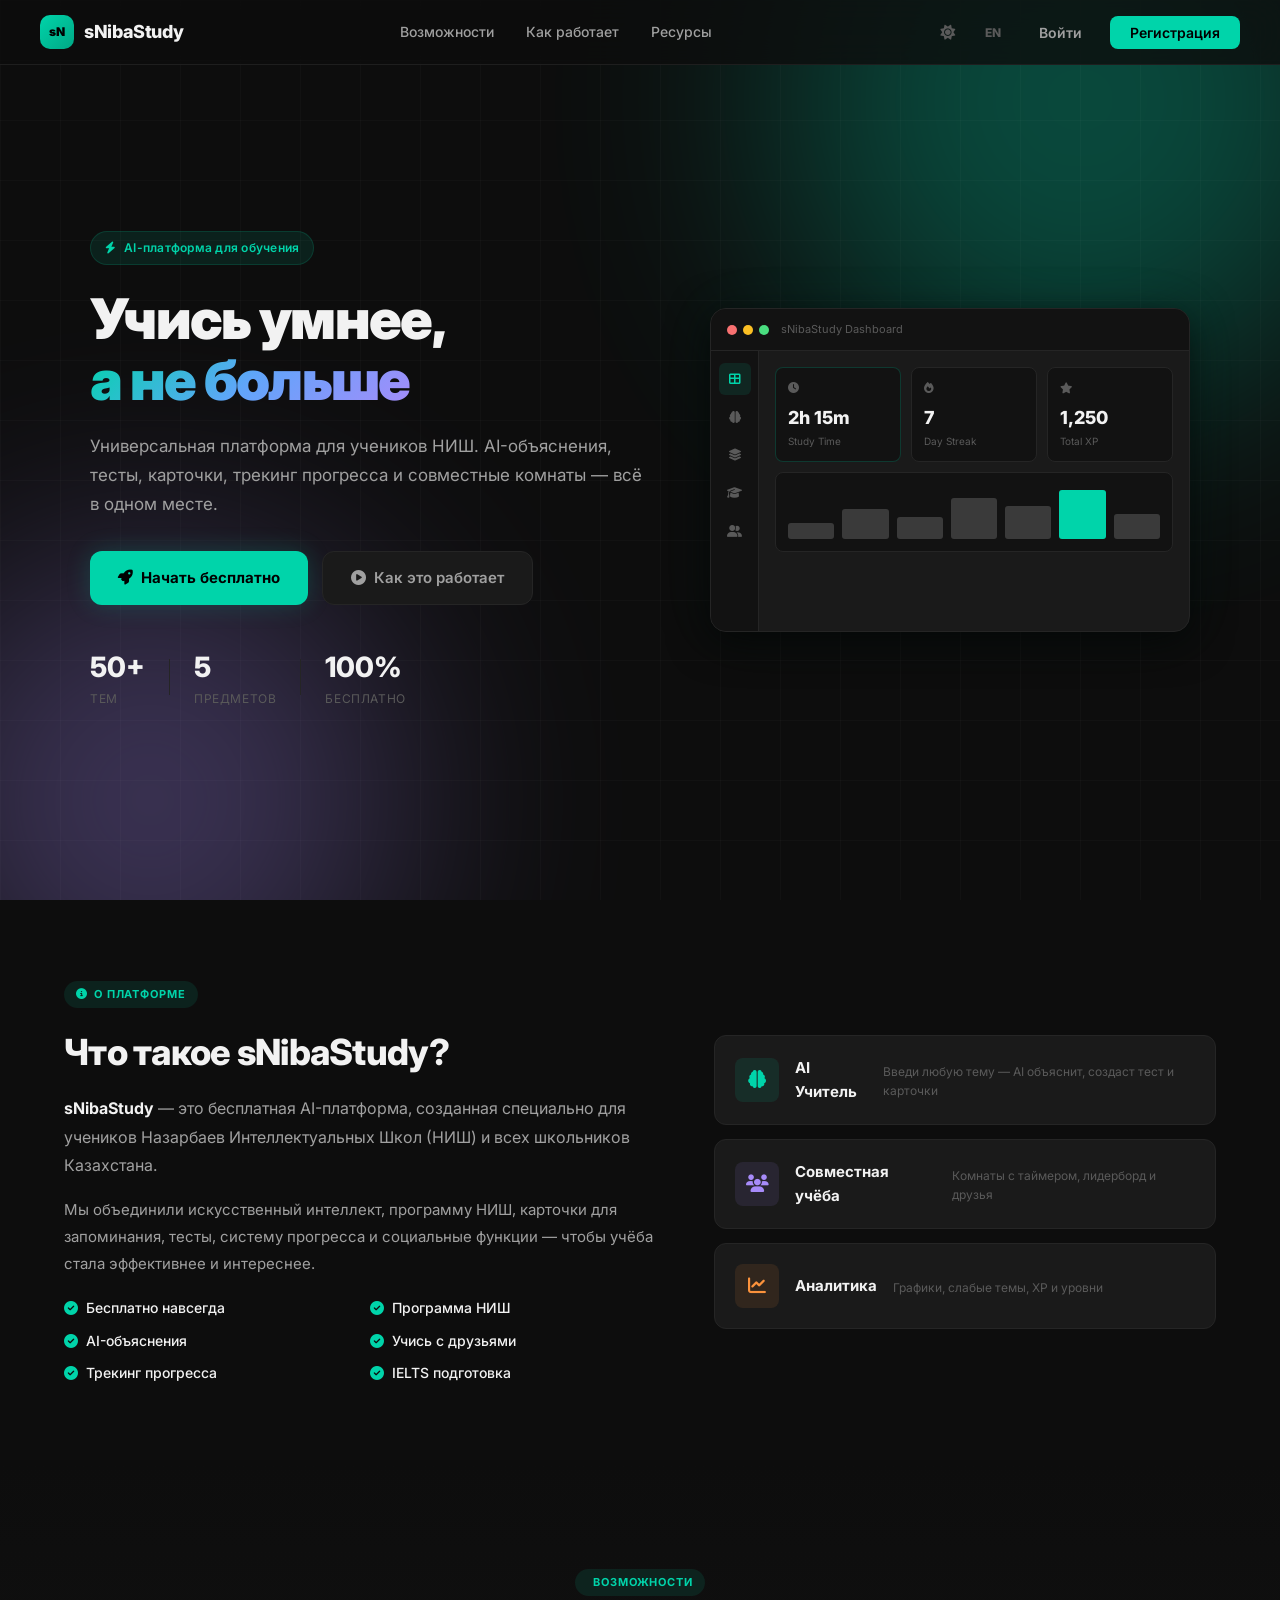
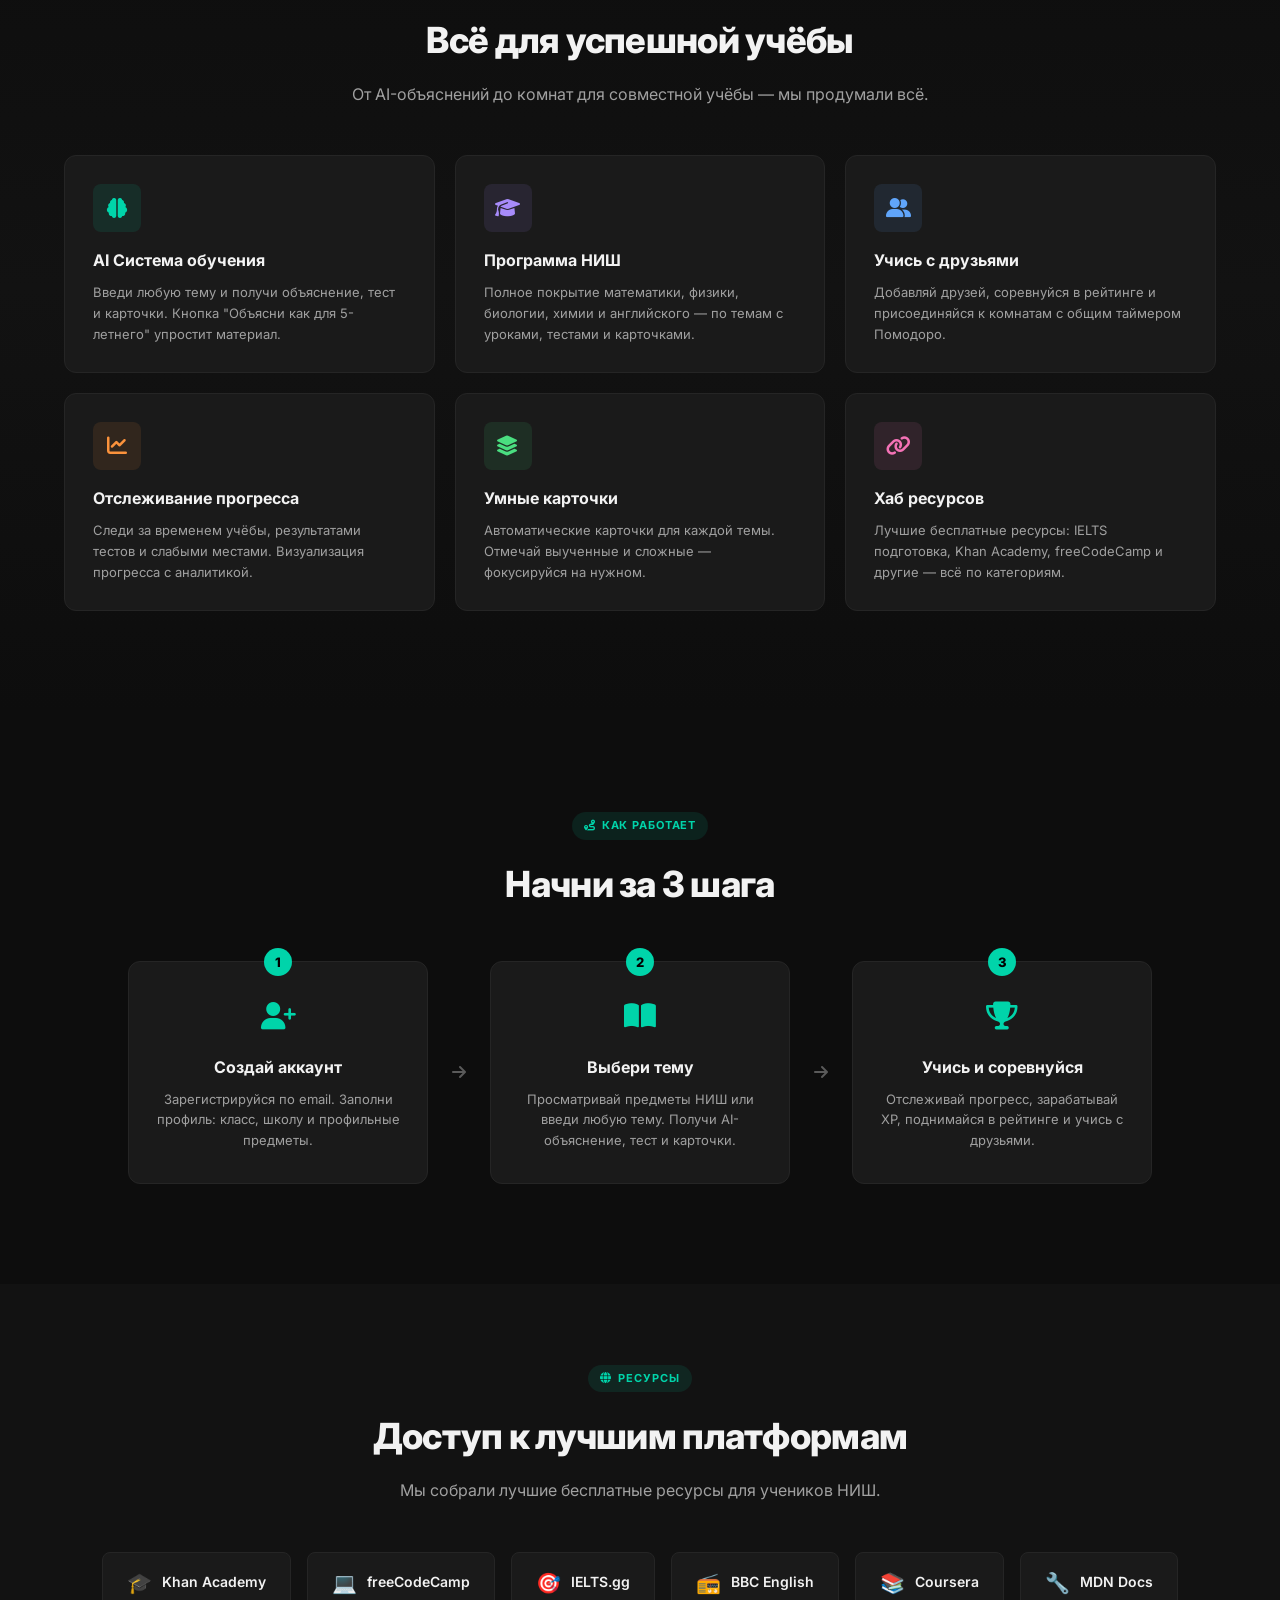
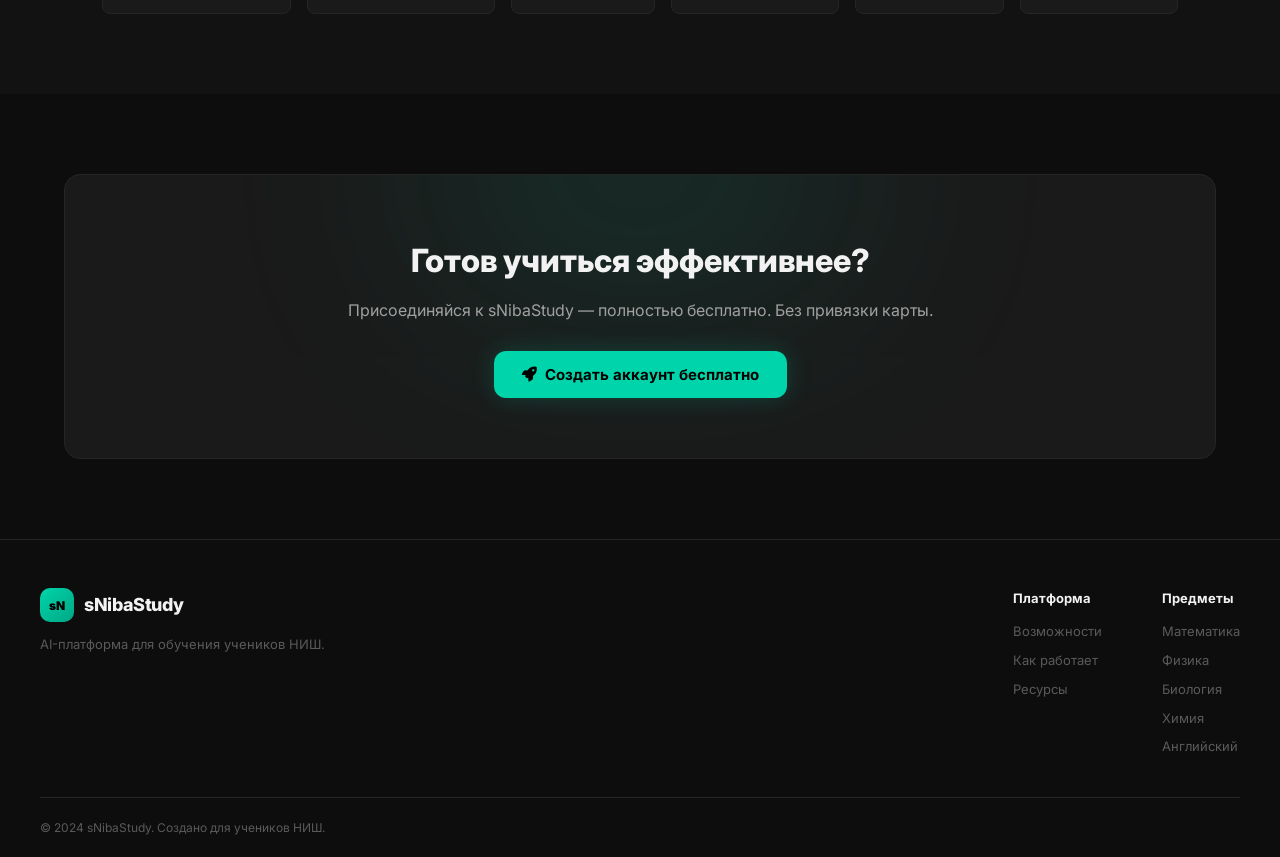
<file: index.html>
<!DOCTYPE html>
<html lang="ru" data-theme="dark">
<head>
  <meta charset="UTF-8">
  <meta name="viewport" content="width=device-width, initial-scale=1.0">
  <meta name="description" content="sNibaStudy — AI-платформа для обучения учеников НИШ">
  <title>sNibaStudy — AI Learning Platform</title>
  <link rel="preconnect" href="https://fonts.googleapis.com">
  <link rel="preconnect" href="https://fonts.gstatic.com" crossorigin>
  <link href="https://fonts.googleapis.com/css2?family=Inter:wght@400;500;600;700;800;900&display=swap" rel="stylesheet">
  <link rel="stylesheet" href="https://cdnjs.cloudflare.com/ajax/libs/font-awesome/6.5.0/css/all.min.css">
  <link rel="stylesheet" href="css/variables.css">
  <link rel="stylesheet" href="css/landing.css">
</head>
<body>

<!-- ═══════ NAVBAR ═══════ -->
<nav class="nav" id="navbar">
  <div class="nav-inner">
    <a href="/" class="nav-logo">
      <div class="logo-icon">sN</div>
      <span>sNibaStudy</span>
    </a>
    <div class="nav-links" id="nav-links">
      <a href="#features" data-i18n="nav.features">Возможности</a>
      <a href="#how-it-works" data-i18n="nav.howItWorks">Как работает</a>
      <a href="#resources" data-i18n="nav.resources">Ресурсы</a>
    </div>
    <div class="nav-actions">
      <!-- Theme toggle -->
      <button class="icon-btn-nav" id="theme-toggle-nav" aria-label="Toggle theme">
        <i class="fas fa-sun theme-toggle-icon"></i>
      </button>
      <!-- Language toggle -->
      <button class="icon-btn-nav lang-btn" id="lang-toggle-nav" aria-label="Switch language">
        <span class="lang-toggle-label">EN</span>
      </button>
      <button class="btn-ghost-nav" id="login-btn" data-i18n="nav.login">Войти</button>
      <button class="btn-primary-nav" id="signup-btn" data-i18n="nav.signup">Регистрация</button>
      <button class="nav-hamburger" id="nav-hamburger" aria-label="Menu">
        <i class="fas fa-bars"></i>
      </button>
    </div>
  </div>
</nav>

<!-- ═══════ HERO ═══════ -->
<section class="hero">
  <div class="hero-bg">
    <div class="hero-glow glow-1"></div>
    <div class="hero-glow glow-2"></div>
    <div class="hero-grid"></div>
  </div>
  <div class="hero-content">
    <div class="hero-badge">
      <i class="fas fa-bolt"></i> <span data-i18n="hero.badge">AI-платформа для обучения</span>
    </div>
    <h1 class="hero-title">
      <span data-i18n="hero.title1">Учись умнее,</span><br>
      <span class="gradient-text" data-i18n="hero.title2">а не больше</span>
    </h1>
    <p class="hero-desc" data-i18n="hero.desc">
      Универсальная платформа для учеников НИШ. AI-объяснения, тесты, карточки, трекинг прогресса и совместные комнаты — всё в одном месте.
    </p>
    <div class="hero-actions">
      <button class="btn-hero-primary" id="hero-signup">
        <i class="fas fa-rocket"></i> <span data-i18n="hero.cta">Начать бесплатно</span>
      </button>
      <a href="#features" class="btn-hero-secondary">
        <i class="fas fa-play-circle"></i> <span data-i18n="hero.secondary">Как это работает</span>
      </a>
    </div>
    <div class="hero-stats">
      <div class="hero-stat">
        <div class="hero-stat-value" data-i18n="hero.stat1v">50+</div>
        <div class="hero-stat-label" data-i18n="hero.stat1l">Тем</div>
      </div>
      <div class="hero-stat-divider"></div>
      <div class="hero-stat">
        <div class="hero-stat-value" data-i18n="hero.stat2v">5</div>
        <div class="hero-stat-label" data-i18n="hero.stat2l">Предметов</div>
      </div>
      <div class="hero-stat-divider"></div>
      <div class="hero-stat">
        <div class="hero-stat-value" data-i18n="hero.stat3v">100%</div>
        <div class="hero-stat-label" data-i18n="hero.stat3l">Бесплатно</div>
      </div>
    </div>
  </div>
  <div class="hero-preview">
    <div class="preview-window">
      <div class="preview-topbar">
        <div class="preview-dots"><span></span><span></span><span></span></div>
        <span class="preview-title">sNibaStudy Dashboard</span>
      </div>
      <div class="preview-body">
        <div class="preview-sidebar">
          <div class="pv-item active"><i class="fas fa-table-cells-large"></i></div>
          <div class="pv-item"><i class="fas fa-brain"></i></div>
          <div class="pv-item"><i class="fas fa-layer-group"></i></div>
          <div class="pv-item"><i class="fas fa-graduation-cap"></i></div>
          <div class="pv-item"><i class="fas fa-user-group"></i></div>
        </div>
        <div class="preview-main">
          <div class="pv-card pv-card-accent">
            <div class="pv-card-icon"><i class="fas fa-clock"></i></div>
            <div class="pv-card-val">2h 15m</div>
            <div class="pv-card-label">Study Time</div>
          </div>
          <div class="pv-card">
            <div class="pv-card-icon"><i class="fas fa-fire"></i></div>
            <div class="pv-card-val">7</div>
            <div class="pv-card-label">Day Streak</div>
          </div>
          <div class="pv-card">
            <div class="pv-card-icon"><i class="fas fa-star"></i></div>
            <div class="pv-card-val">1,250</div>
            <div class="pv-card-label">Total XP</div>
          </div>
          <div class="pv-chart">
            <div class="pv-bar" style="height:30%"></div>
            <div class="pv-bar" style="height:55%"></div>
            <div class="pv-bar" style="height:40%"></div>
            <div class="pv-bar" style="height:75%"></div>
            <div class="pv-bar" style="height:60%"></div>
            <div class="pv-bar active" style="height:90%"></div>
            <div class="pv-bar" style="height:45%"></div>
          </div>
        </div>
      </div>
    </div>
  </div>
</section>

<!-- ═══════ WHAT IS sNibaStudy ═══════ -->
<section class="about-section" id="about">
  <div class="section-container">
    <div class="about-grid">
      <div class="about-text">
        <div class="section-badge"><i class="fas fa-info-circle"></i> О платформе</div>
        <h2 class="section-title-lg">Что такое sNibaStudy?</h2>
        <p style="font-size:16px;color:var(--text-secondary);line-height:1.8;margin-bottom:16px;">
          <strong style="color:var(--text-primary)">sNibaStudy</strong> — это бесплатная AI-платформа, созданная специально для учеников Назарбаев Интеллектуальных Школ (НИШ) и всех школьников Казахстана.
        </p>
        <p style="font-size:15px;color:var(--text-secondary);line-height:1.8;margin-bottom:20px;">
          Мы объединили искусственный интеллект, программу НИШ, карточки для запоминания, тесты, систему прогресса и социальные функции — чтобы учёба стала эффективнее и интереснее.
        </p>
        <div class="about-highlights">
          <div class="about-hl"><i class="fas fa-check-circle" style="color:var(--accent)"></i> Бесплатно навсегда</div>
          <div class="about-hl"><i class="fas fa-check-circle" style="color:var(--accent)"></i> Программа НИШ</div>
          <div class="about-hl"><i class="fas fa-check-circle" style="color:var(--accent)"></i> AI-объяснения</div>
          <div class="about-hl"><i class="fas fa-check-circle" style="color:var(--accent)"></i> Учись с друзьями</div>
          <div class="about-hl"><i class="fas fa-check-circle" style="color:var(--accent)"></i> Трекинг прогресса</div>
          <div class="about-hl"><i class="fas fa-check-circle" style="color:var(--accent)"></i> IELTS подготовка</div>
        </div>
      </div>
      <div class="about-visual">
        <div class="about-card">
          <div class="about-card-icon"><i class="fas fa-brain"></i></div>
          <div class="about-card-title">AI Учитель</div>
          <div class="about-card-desc">Введи любую тему — AI объяснит, создаст тест и карточки</div>
        </div>
        <div class="about-card">
          <div class="about-card-icon" style="background:var(--purple-dim);color:var(--purple)"><i class="fas fa-users"></i></div>
          <div class="about-card-title">Совместная учёба</div>
          <div class="about-card-desc">Комнаты с таймером, лидерборд и друзья</div>
        </div>
        <div class="about-card">
          <div class="about-card-icon" style="background:var(--orange-dim);color:var(--orange)"><i class="fas fa-chart-line"></i></div>
          <div class="about-card-title">Аналитика</div>
          <div class="about-card-desc">Графики, слабые темы, XP и уровни</div>
        </div>
      </div>
    </div>
  </div>
</section>

<!-- ═══════ FEATURES ═══════ -->
<section class="features" id="features">
  <div class="section-container">
    <div class="section-header-center">
      <div class="section-badge"><i class="fas fa-sparkles"></i> <span data-i18n="feat.badge">Возможности</span></div>
      <h2 class="section-title-lg" data-i18n="feat.title">Всё для успешной учёбы</h2>
      <p class="section-desc" data-i18n="feat.desc">От AI-объяснений до комнат для совместной учёбы — мы продумали всё.</p>
    </div>
    <div class="features-grid">
      <div class="feature-card">
        <div class="feature-icon" style="background:var(--accent-dim);color:var(--accent)"><i class="fas fa-brain"></i></div>
        <h3 data-i18n="feat.ai.title">AI Система обучения</h3>
        <p data-i18n="feat.ai.desc">Введи любую тему и получи объяснение, тест и карточки. Кнопка "Объясни как для 5-летнего" упростит материал.</p>
      </div>
      <div class="feature-card">
        <div class="feature-icon" style="background:var(--purple-dim);color:var(--purple)"><i class="fas fa-graduation-cap"></i></div>
        <h3 data-i18n="feat.nis.title">Программа НИШ</h3>
        <p data-i18n="feat.nis.desc">Полное покрытие математики, физики, биологии, химии и английского — по темам с уроками, тестами и карточками.</p>
      </div>
      <div class="feature-card">
        <div class="feature-icon" style="background:var(--blue-dim);color:var(--blue)"><i class="fas fa-user-group"></i></div>
        <h3 data-i18n="feat.social.title">Учись с друзьями</h3>
        <p data-i18n="feat.social.desc">Добавляй друзей, соревнуйся в рейтинге и присоединяйся к комнатам с общим таймером Помодоро.</p>
      </div>
      <div class="feature-card">
        <div class="feature-icon" style="background:var(--orange-dim);color:var(--orange)"><i class="fas fa-chart-line"></i></div>
        <h3 data-i18n="feat.progress.title">Отслеживание прогресса</h3>
        <p data-i18n="feat.progress.desc">Следи за временем учёбы, результатами тестов и слабыми местами. Визуализация прогресса с аналитикой.</p>
      </div>
      <div class="feature-card">
        <div class="feature-icon" style="background:var(--green-dim);color:var(--green)"><i class="fas fa-layer-group"></i></div>
        <h3 data-i18n="feat.flash.title">Умные карточки</h3>
        <p data-i18n="feat.flash.desc">Автоматические карточки для каждой темы. Отмечай выученные и сложные — фокусируйся на нужном.</p>
      </div>
      <div class="feature-card">
        <div class="feature-icon" style="background:var(--pink-dim);color:var(--pink)"><i class="fas fa-link"></i></div>
        <h3 data-i18n="feat.resources.title">Хаб ресурсов</h3>
        <p data-i18n="feat.resources.desc">Лучшие бесплатные ресурсы: IELTS подготовка, Khan Academy, freeCodeCamp и другие — всё по категориям.</p>
      </div>
    </div>
  </div>
</section>

<!-- ═══════ HOW IT WORKS ═══════ -->
<section class="how-it-works" id="how-it-works">
  <div class="section-container">
    <div class="section-header-center">
      <div class="section-badge"><i class="fas fa-route"></i> <span data-i18n="how.badge">Как работает</span></div>
      <h2 class="section-title-lg" data-i18n="how.title">Начни за 3 шага</h2>
    </div>
    <div class="steps-grid">
      <div class="step-card">
        <div class="step-number">1</div>
        <div class="step-icon"><i class="fas fa-user-plus"></i></div>
        <h3 data-i18n="how.s1.title">Создай аккаунт</h3>
        <p data-i18n="how.s1.desc">Зарегистрируйся по email. Заполни профиль: класс, школу и профильные предметы.</p>
      </div>
      <div class="step-connector"><i class="fas fa-arrow-right"></i></div>
      <div class="step-card">
        <div class="step-number">2</div>
        <div class="step-icon"><i class="fas fa-book-open"></i></div>
        <h3 data-i18n="how.s2.title">Выбери тему</h3>
        <p data-i18n="how.s2.desc">Просматривай предметы НИШ или введи любую тему. Получи AI-объяснение, тест и карточки.</p>
      </div>
      <div class="step-connector"><i class="fas fa-arrow-right"></i></div>
      <div class="step-card">
        <div class="step-number">3</div>
        <div class="step-icon"><i class="fas fa-trophy"></i></div>
        <h3 data-i18n="how.s3.title">Учись и соревнуйся</h3>
        <p data-i18n="how.s3.desc">Отслеживай прогресс, зарабатывай XP, поднимайся в рейтинге и учись с друзьями.</p>
      </div>
    </div>
  </div>
</section>

<!-- ═══════ RESOURCES ═══════ -->
<section class="resources-preview" id="resources">
  <div class="section-container">
    <div class="section-header-center">
      <div class="section-badge"><i class="fas fa-globe"></i> <span data-i18n="res.badge">Ресурсы</span></div>
      <h2 class="section-title-lg" data-i18n="res.title">Доступ к лучшим платформам</h2>
      <p class="section-desc" data-i18n="res.desc">Мы собрали лучшие бесплатные ресурсы для учеников НИШ.</p>
    </div>
    <div class="resources-logos">
      <div class="resource-logo-card"><span class="rl-icon">🎓</span><span>Khan Academy</span></div>
      <div class="resource-logo-card"><span class="rl-icon">💻</span><span>freeCodeCamp</span></div>
      <div class="resource-logo-card"><span class="rl-icon">🎯</span><span>IELTS.gg</span></div>
      <div class="resource-logo-card"><span class="rl-icon">📻</span><span>BBC English</span></div>
      <div class="resource-logo-card"><span class="rl-icon">📚</span><span>Coursera</span></div>
      <div class="resource-logo-card"><span class="rl-icon">🔧</span><span>MDN Docs</span></div>
    </div>
  </div>
</section>

<!-- ═══════ CTA ═══════ -->
<section class="cta-section">
  <div class="section-container">
    <div class="cta-card">
      <div class="cta-glow"></div>
      <h2 data-i18n="cta.title">Готов учиться эффективнее?</h2>
      <p data-i18n="cta.desc">Присоединяйся к sNibaStudy — полностью бесплатно. Без привязки карты.</p>
      <button class="btn-hero-primary" id="cta-signup">
        <i class="fas fa-rocket"></i> <span data-i18n="cta.btn">Создать аккаунт бесплатно</span>
      </button>
    </div>
  </div>
</section>

<!-- ═══════ FOOTER ═══════ -->
<footer class="footer">
  <div class="footer-inner">
    <div class="footer-brand">
      <div class="nav-logo" style="pointer-events:none">
        <div class="logo-icon">sN</div>
        <span>sNibaStudy</span>
      </div>
      <p data-i18n="footer.tagline">AI-платформа для обучения учеников НИШ.</p>
    </div>
    <div class="footer-links">
      <div class="footer-col">
        <h4 data-i18n="footer.platform">Платформа</h4>
        <a href="#features" data-i18n="nav.features">Возможности</a>
        <a href="#how-it-works" data-i18n="nav.howItWorks">Как работает</a>
        <a href="#resources" data-i18n="nav.resources">Ресурсы</a>
      </div>
      <div class="footer-col">
        <h4 data-i18n="footer.subjects">Предметы</h4>
        <a href="#">Математика</a>
        <a href="#">Физика</a>
        <a href="#">Биология</a>
        <a href="#">Химия</a>
        <a href="#">Английский</a>
      </div>
    </div>
  </div>
  <div class="footer-bottom">
    <span data-i18n="footer.copy">© 2024 sNibaStudy. Создано для учеников НИШ.</span>
  </div>
</footer>

<!-- ═══════ AUTH MODAL ═══════ -->
<div class="auth-overlay" id="auth-overlay" hidden>
  <div class="auth-modal auth-modal-wide">
    <button class="auth-close" id="auth-close"><i class="fas fa-times"></i></button>
    <div class="auth-header">
      <div class="logo-icon" style="width:40px;height:40px;font-size:14px;">sN</div>
      <h2 id="auth-title">С возвращением</h2>
      <p id="auth-subtitle">Войди, чтобы продолжить</p>
    </div>

    <!-- Tabs -->
    <div class="auth-tabs">
      <button class="auth-tab active" data-tab="login" data-i18n="auth.tabLogin">Войти</button>
      <button class="auth-tab" data-tab="register" data-i18n="auth.tabRegister">Регистрация</button>
    </div>

    <!-- ══════ LOGIN FORM ══════ -->
    <form class="auth-form" id="login-form">
      <div class="auth-field">
        <label data-i18n="auth.email">Email</label>
        <div class="auth-input-wrap">
          <i class="fas fa-envelope"></i>
          <input type="email" id="login-email" placeholder="your@email.com" required autocomplete="email">
        </div>
      </div>
      <div class="auth-field">
        <label data-i18n="auth.password">Пароль</label>
        <div class="auth-input-wrap">
          <i class="fas fa-lock"></i>
          <input type="password" id="login-password" placeholder="Введите пароль" required autocomplete="current-password">
          <button type="button" class="pass-toggle" data-target="login-password"><i class="fas fa-eye"></i></button>
        </div>
      </div>
      <button type="submit" class="auth-submit" id="login-submit">
        <span class="auth-submit-text" data-i18n="auth.loginBtn">Войти</span>
        <span class="auth-submit-loading" hidden><i class="fas fa-spinner fa-spin"></i></span>
      </button>
      <button type="button" class="auth-link" id="forgot-pw-btn" data-i18n="auth.forgot">Забыл пароль?</button>
      <div class="auth-error" id="login-error" hidden></div>
    </form>

    <!-- ══════ REGISTRATION WIZARD ══════ -->
    <div id="register-wizard" hidden>

      <!-- Step indicators -->
      <div class="reg-steps-bar">
        <div class="step-indicator active" data-step="1">
          <div class="step-dot"><i class="fas fa-user"></i></div>
          <span data-i18n="reg.step1">Аккаунт</span>
        </div>
        <div class="step-line"></div>
        <div class="step-indicator" data-step="2">
          <div class="step-dot"><i class="fas fa-id-card"></i></div>
          <span data-i18n="reg.step2">Личное</span>
        </div>
        <div class="step-line"></div>
        <div class="step-indicator" data-step="3">
          <div class="step-dot"><i class="fas fa-graduation-cap"></i></div>
          <span data-i18n="reg.step3">Учёба</span>
        </div>
      </div>

      <!-- STEP 1: Account -->
      <div class="reg-step" data-step="1">
        <div class="reg-step-hint">Создай свой аккаунт — займёт 30 секунд</div>
        <div class="auth-field">
          <label data-i18n="reg.fullName">Полное имя</label>
          <div class="auth-input-wrap">
            <i class="fas fa-user"></i>
            <input type="text" id="reg-name" placeholder="Твоё полное имя" required maxlength="50">
          </div>
        </div>
        <div class="auth-field">
          <label>Email</label>
          <div class="auth-input-wrap">
            <i class="fas fa-envelope"></i>
            <input type="email" id="reg-email" placeholder="your@email.com" required autocomplete="email">
          </div>
        </div>
      </div>

      <!-- STEP 2: Personal Info -->
      <div class="reg-step" data-step="2" hidden>
        <div class="reg-step-hint">Расскажи немного о себе (необязательно)</div>
        <div class="auth-field">
          <label data-i18n="reg.dob">Дата рождения</label>
          <div class="auth-input-wrap">
            <i class="fas fa-calendar"></i>
            <input type="date" id="reg-dob">
          </div>
        </div>
        <div class="reg-row">
          <div class="auth-field reg-col">
            <label data-i18n="reg.city">Город</label>
            <div class="auth-input-wrap">
              <i class="fas fa-map-marker-alt"></i>
              <input type="text" id="reg-city" placeholder="напр. Алматы" maxlength="50">
            </div>
          </div>
          <div class="auth-field reg-col">
            <label data-i18n="reg.phone">Телефон</label>
            <div class="auth-input-wrap">
              <i class="fas fa-phone"></i>
              <input type="tel" id="reg-phone" placeholder="+7 777 123 4567">
            </div>
          </div>
        </div>
        <div class="auth-field">
          <label data-i18n="reg.bio">О себе</label>
          <div class="auth-input-wrap auth-textarea-wrap">
            <i class="fas fa-pen"></i>
            <textarea id="reg-bio" placeholder="Пару слов о себе..." maxlength="200" rows="3"></textarea>
          </div>
        </div>
      </div>

      <!-- STEP 3: Education -->
      <div class="reg-step" data-step="3" hidden>
        <div class="reg-step-hint">Настроим обучение под тебя</div>
        <div class="reg-row">
          <div class="auth-field reg-col">
            <label data-i18n="reg.grade">Класс</label>
            <div class="auth-input-wrap">
              <i class="fas fa-graduation-cap"></i>
              <select id="reg-grade" required>
                <option value="">Выбери класс</option>
                <option value="9">9 класс</option>
                <option value="10">10 класс</option>
                <option value="11">11 класс</option>
                <option value="12">12 класс</option>
              </select>
            </div>
          </div>
          <div class="auth-field reg-col">
            <label data-i18n="reg.school">Школа</label>
            <div class="auth-input-wrap">
              <i class="fas fa-school"></i>
              <input type="text" id="reg-school" placeholder="напр. НИШ Алматы" maxlength="80">
            </div>
          </div>
        </div>

        <div id="direction-section">
          <div class="auth-field">
            <label data-i18n="reg.direction">Направление</label>
            <div class="auth-input-wrap">
              <i class="fas fa-compass"></i>
              <select id="reg-direction">
                <option value="">Выбери направление</option>
                <option value="phys-math">Физико-математическое</option>
                <option value="chem-bio">Химико-биологическое</option>
                <option value="general">Общее</option>
              </select>
            </div>
          </div>
        </div>

        <div id="profile-subjects-section">
          <div class="auth-field">
            <label data-i18n="reg.profileSubjects">Профильные предметы</label>
            <div class="checkbox-grid">
              <label class="check-item"><input type="checkbox" class="subj-check" value="math"><i class="fas fa-calculator"></i><span>Математика</span></label>
              <label class="check-item"><input type="checkbox" class="subj-check" value="physics"><i class="fas fa-atom"></i><span>Физика</span></label>
              <label class="check-item"><input type="checkbox" class="subj-check" value="chemistry"><i class="fas fa-flask"></i><span>Химия</span></label>
              <label class="check-item"><input type="checkbox" class="subj-check" value="biology"><i class="fas fa-leaf"></i><span>Биология</span></label>
              <label class="check-item"><input type="checkbox" class="subj-check" value="english"><i class="fas fa-language"></i><span>Английский</span></label>
              <label class="check-item"><input type="checkbox" class="subj-check" value="informatics"><i class="fas fa-laptop-code"></i><span>Информатика</span></label>
              <label class="check-item"><input type="checkbox" class="subj-check" value="history"><i class="fas fa-landmark"></i><span>История</span></label>
              <label class="check-item"><input type="checkbox" class="subj-check" value="geography"><i class="fas fa-globe"></i><span>География</span></label>
            </div>
          </div>
        </div>

        <div class="auth-field">
          <label data-i18n="reg.goals">Цели обучения</label>
          <div class="checkbox-grid">
            <label class="check-item"><input type="checkbox" class="goal-check" value="ielts"><i class="fas fa-file-alt"></i><span>IELTS</span></label>
            <label class="check-item"><input type="checkbox" class="goal-check" value="olymp"><i class="fas fa-trophy"></i><span>Олимпиады</span></label>
            <label class="check-item"><input type="checkbox" class="goal-check" value="ent"><i class="fas fa-star"></i><span>ЕНТ</span></label>
            <label class="check-item"><input type="checkbox" class="goal-check" value="grades"><i class="fas fa-chart-line"></i><span>Оценки</span></label>
            <label class="check-item"><input type="checkbox" class="goal-check" value="programming"><i class="fas fa-code"></i><span>Программирование</span></label>
            <label class="check-item"><input type="checkbox" class="goal-check" value="fun"><i class="fas fa-bolt"></i><span>Саморазвитие</span></label>
          </div>
        </div>
      </div>

      <!-- Wizard nav -->
      <div class="reg-nav">
        <button type="button" class="btn-reg-back" id="reg-back-btn" style="display:none">
          <i class="fas fa-arrow-left"></i> <span data-i18n="reg.back">Назад</span>
        </button>
        <div style="flex:1"></div>
        <button type="button" class="btn-reg-next" id="reg-next-btn">
          <span data-i18n="reg.next">Далее</span> <i class="fas fa-arrow-right"></i>
        </button>
        <button type="button" class="auth-submit" id="reg-submit-btn" style="display:none">
          <i class="fas fa-rocket"></i> <span data-i18n="reg.submit">Создать аккаунт и начать</span>
        </button>
      </div>

      <div class="auth-error" id="reg-error" hidden></div>
    </div>

    <!-- ══════ FORGOT PASSWORD ══════ -->
    <form class="auth-form" id="forgot-form" hidden>
      <p style="font-size:13px;color:var(--text-secondary);margin-bottom:16px;">Введи email — мы отправим ссылку для сброса пароля.</p>
      <div class="auth-field">
        <label>Email</label>
        <div class="auth-input-wrap">
          <i class="fas fa-envelope"></i>
          <input type="email" id="forgot-email" placeholder="your@email.com" required>
        </div>
      </div>
      <button type="submit" class="auth-submit" id="forgot-submit">
        <span class="auth-submit-text" data-i18n="auth.sendReset">Отправить ссылку</span>
        <span class="auth-submit-loading" hidden><i class="fas fa-spinner fa-spin"></i></span>
      </button>
      <button type="button" class="auth-link" id="back-to-login" data-i18n="auth.backLogin">Назад к входу</button>
      <div class="auth-error" id="forgot-error" hidden></div>
      <div class="auth-success" id="forgot-success" hidden></div>
    </form>

    <!-- ══════ EMAIL VERIFY ══════ -->
    <div class="auth-form" id="verify-notice" hidden>
      <div class="verify-screen">
        <div class="verify-icon-wrap">
          <div class="verify-icon-ring"></div>
          <i class="fas fa-envelope-open-text verify-icon"></i>
        </div>
        <h3 class="verify-title">Проверь почту</h3>
        <p class="verify-desc" id="verify-email-text">Мы отправили письмо с подтверждением. Открой его и нажми на ссылку.</p>
        <div class="verify-steps">
          <div class="verify-step"><span class="verify-step-num">1</span><span>Открой свою почту</span></div>
          <div class="verify-step"><span class="verify-step-num">2</span><span>Найди письмо от sNibaStudy</span></div>
          <div class="verify-step"><span class="verify-step-num">3</span><span>Нажми на ссылку в письме</span></div>
        </div>
        <button type="button" class="auth-link-muted" onclick="document.getElementById('auth-overlay').hidden=true;">← Вернуться к входу</button>
        <div class="auth-error" id="verify-error" hidden></div>
        <div class="auth-success" id="verify-success" hidden></div>
      </div>
    </div>

  </div>
</div>

<!-- ═══════ SCRIPTS ═══════ -->
<script src="js/i18n.js"></script>
<script src="js/theme.js"></script>
<script src="js/auth.js"></script>
<script>
  // Apply saved language and theme on load
  document.addEventListener('DOMContentLoaded', () => {
    SNS.i18n.applyToPage();
    SNS.theme.apply();

    document.getElementById('theme-toggle-nav')?.addEventListener('click', () => SNS.theme.toggle());
    document.getElementById('lang-toggle-nav')?.addEventListener('click', () => {
      SNS.i18n.toggle();
      // Re-apply auth titles if modal open
      const authOverlay = document.getElementById('auth-overlay');
      if (authOverlay && !authOverlay.hidden) {
        const activeTab = document.querySelector('.auth-tab.active');
        if (activeTab) {
          const tab = activeTab.dataset.tab;
          const T = SNS.i18n.t;
          if (tab === 'login') {
            document.getElementById('auth-title').textContent = T('auth.welcome');
            document.getElementById('auth-subtitle').textContent = T('auth.loginSub');
          } else {
            document.getElementById('auth-title').textContent = T('reg.title');
            document.getElementById('auth-subtitle').textContent = T('reg.subtitle');
          }
        }
      }
    });
  });
</script>

</body>
</html>
</file>
<file: css/variables.css>
/* ═══════════════════════════════════════════
   sNibaStudy — Design Tokens
   Dark theme color system + layout constants
   ═══════════════════════════════════════════ */

:root {
  /* ── Backgrounds ── */
  --bg-base:         #0d0d0d;
  --bg-surface:      #121212;
  --bg-card:         #1a1a1a;
  --bg-card-hover:   #1f1f1f;
  --bg-sidebar:      #111111;
  --bg-header:       #0d0d0d;
  --bg-input:        #1e1e1e;
  --bg-modal:        #161616;
  --bg-dropdown:     #1c1c1c;
  --bg-tooltip:      #2a2a2a;

  /* ── Borders ── */
  --border:          #252525;
  --border-subtle:   #1e1e1e;
  --border-active:   #3a3a3a;
  --border-focus:    rgba(0, 212, 170, 0.4);

  /* ── Text ── */
  --text-primary:    #f2f2f2;
  --text-secondary:  #a0a0a0;
  --text-muted:      #5a5a5a;
  --text-placeholder:#454545;

  /* ── Accent — Cyan/Teal Primary ── */
  --accent:          #00d4aa;
  --accent-hover:    #00c49c;
  --accent-dim:      rgba(0, 212, 170, 0.10);
  --accent-dim-hover:rgba(0, 212, 170, 0.18);
  --accent-glow:     0 0 24px rgba(0, 212, 170, 0.20);

  /* ── Extended Palette ── */
  --purple:          #a78bfa;
  --purple-hover:    #9470f5;
  --purple-dim:      rgba(167, 139, 250, 0.10);

  --blue:            #60a5fa;
  --blue-hover:      #4a96f5;
  --blue-dim:        rgba(96, 165, 250, 0.10);

  --orange:          #fb923c;
  --orange-dim:      rgba(251, 146, 60, 0.10);

  --red:             #f87171;
  --red-hover:       #f05252;
  --red-dim:         rgba(248, 113, 113, 0.10);

  --green:           #4ade80;
  --green-dim:       rgba(74, 222, 128, 0.10);

  --yellow:          #fbbf24;
  --yellow-dim:      rgba(251, 191, 36, 0.10);

  --pink:            #f472b6;
  --pink-dim:        rgba(244, 114, 182, 0.10);

  /* ── Layout ── */
  --sidebar-width:   240px;
  --header-height:   60px;
  --page-padding:    28px;
  --card-gap:        16px;

  /* ── Border Radius ── */
  --radius-xl:       16px;
  --radius:          12px;
  --radius-sm:       8px;
  --radius-xs:       6px;
  --radius-pill:     999px;

  /* ── Shadows ── */
  --shadow-sm:       0 1px 4px rgba(0, 0, 0, 0.5);
  --shadow:          0 4px 20px rgba(0, 0, 0, 0.6);
  --shadow-lg:       0 8px 40px rgba(0, 0, 0, 0.7);
  --shadow-accent:   0 4px 20px rgba(0, 212, 170, 0.15);

  /* ── Transitions ── */
  --transition:      0.18s ease;
  --transition-slow: 0.35s ease;
  --transition-bounce: 0.3s cubic-bezier(0.34, 1.56, 0.64, 1);

  /* ── Typography ── */
  --font:            'Inter', -apple-system, BlinkMacSystemFont, 'Segoe UI', sans-serif;
  --font-mono:       'SF Mono', 'Fira Code', monospace;

  /* ── Z-index layers ── */
  --z-base:          1;
  --z-header:        100;
  --z-sidebar:       200;
  --z-dropdown:      300;
  --z-modal:         400;
  --z-toast:         500;
  --z-focus:         600;

  /* ── Scrollbar ── */
  --scrollbar-w:     6px;
  --scrollbar-thumb: #2a2a2a;
  --scrollbar-track: transparent;
}

/* ═══════ LIGHT THEME ═══════ */
[data-theme="light"] {
  --bg-base:         #f5f5f7;
  --bg-surface:      #ffffff;
  --bg-card:         #ffffff;
  --bg-card-hover:   #f9f9fb;
  --bg-sidebar:      #ffffff;
  --bg-header:       #ffffff;
  --bg-input:        #f0f0f2;
  --bg-modal:        #ffffff;
  --bg-dropdown:     #ffffff;
  --bg-tooltip:      #1a1a1a;

  --border:          #e2e2e5;
  --border-subtle:   #ececef;
  --border-active:   #d0d0d5;
  --border-focus:    rgba(0, 180, 150, 0.4);

  --text-primary:    #1a1a1a;
  --text-secondary:  #555555;
  --text-muted:      #999999;
  --text-placeholder:#b0b0b0;

  --accent:          #00b896;
  --accent-hover:    #00a585;
  --accent-dim:      rgba(0, 184, 150, 0.08);
  --accent-dim-hover:rgba(0, 184, 150, 0.14);
  --accent-glow:     0 0 24px rgba(0, 184, 150, 0.15);

  --purple:          #7c5cfc;
  --purple-hover:    #6a48f0;
  --purple-dim:      rgba(124, 92, 252, 0.08);

  --blue:            #3b82f6;
  --blue-hover:      #2563eb;
  --blue-dim:        rgba(59, 130, 246, 0.08);

  --orange:          #f59e0b;
  --orange-dim:      rgba(245, 158, 11, 0.08);

  --red:             #ef4444;
  --red-hover:       #dc2626;
  --red-dim:         rgba(239, 68, 68, 0.08);

  --green:           #22c55e;
  --green-dim:       rgba(34, 197, 94, 0.08);

  --yellow:          #eab308;
  --yellow-dim:      rgba(234, 179, 8, 0.08);

  --pink:            #ec4899;
  --pink-dim:        rgba(236, 72, 153, 0.08);

  --shadow-sm:       0 1px 3px rgba(0, 0, 0, 0.06);
  --shadow:          0 4px 16px rgba(0, 0, 0, 0.08);
  --shadow-lg:       0 8px 32px rgba(0, 0, 0, 0.10);
  --shadow-accent:   0 4px 16px rgba(0, 184, 150, 0.10);

  --scrollbar-thumb: #d0d0d5;
  --scrollbar-track: transparent;
}
</file>
<file: css/landing.css>
/* ═══════════════════════════════════════════
   sNibaStudy — Landing Page Styles
   ═══════════════════════════════════════════ */

*, *::before, *::after {
  box-sizing: border-box;
  margin: 0;
  padding: 0;
}

html {
  font-size: 16px;
  scroll-behavior: smooth;
}

body {
  font-family: var(--font);
  background: var(--bg-base);
  color: var(--text-primary);
  line-height: 1.6;
  overflow-x: hidden;
  -webkit-font-smoothing: antialiased;
}

a { color: inherit; text-decoration: none; }
button { font-family: var(--font); cursor: pointer; border: none; background: none; }
input, select { font-family: var(--font); }

/* ── Navbar ── */
.nav {
  position: fixed;
  top: 0;
  left: 0;
  right: 0;
  z-index: 100;
  padding: 0 24px;
  background: rgba(13, 13, 13, 0.8);
  backdrop-filter: blur(20px);
  border-bottom: 1px solid var(--border-subtle);
  transition: background 0.3s;
}

.nav-inner {
  max-width: 1200px;
  margin: 0 auto;
  height: 64px;
  display: flex;
  align-items: center;
  justify-content: space-between;
}

.nav-logo {
  display: flex;
  align-items: center;
  gap: 10px;
  font-size: 18px;
  font-weight: 800;
  color: var(--text-primary);
  letter-spacing: -0.02em;
}

.logo-icon {
  width: 34px;
  height: 34px;
  border-radius: 10px;
  background: linear-gradient(135deg, var(--accent), #00a885);
  display: flex;
  align-items: center;
  justify-content: center;
  font-size: 12px;
  font-weight: 900;
  color: #000;
}

.nav-links {
  display: flex;
  gap: 32px;
}

.nav-links a {
  font-size: 14px;
  font-weight: 500;
  color: var(--text-secondary);
  transition: color 0.2s;
}

.nav-links a:hover { color: var(--text-primary); }

.nav-actions {
  display: flex;
  align-items: center;
  gap: 10px;
}

.btn-ghost-nav {
  padding: 8px 18px;
  font-size: 14px;
  font-weight: 600;
  color: var(--text-secondary);
  border-radius: var(--radius-sm);
  transition: all 0.2s;
}
.btn-ghost-nav:hover { color: var(--text-primary); background: var(--bg-card); }

.btn-primary-nav {
  padding: 8px 20px;
  font-size: 14px;
  font-weight: 600;
  color: #000;
  background: var(--accent);
  border-radius: var(--radius-sm);
  transition: all 0.2s;
}
.btn-primary-nav:hover { background: var(--accent-hover); transform: translateY(-1px); }

.nav-hamburger {
  display: none;
  font-size: 20px;
  color: var(--text-secondary);
  padding: 6px;
}

.icon-btn-nav {
  width: 36px;
  height: 36px;
  border-radius: var(--radius-sm);
  display: flex;
  align-items: center;
  justify-content: center;
  color: var(--text-muted);
  font-size: 15px;
  transition: all 0.2s;
}
.icon-btn-nav:hover { color: var(--text-primary); background: var(--bg-card); }

.lang-btn {
  font-size: 12px;
  font-weight: 800;
  letter-spacing: 0.03em;
}
.lang-toggle-label {
  font-size: 12px;
  font-weight: 800;
}

/* ── Hero ── */
.hero {
  position: relative;
  min-height: 100vh;
  display: flex;
  align-items: center;
  justify-content: center;
  padding: 100px 24px 60px;
  gap: 60px;
  overflow: hidden;
}

.hero-bg {
  position: absolute;
  inset: 0;
  overflow: hidden;
}

.hero-glow {
  position: absolute;
  border-radius: 50%;
  filter: blur(120px);
  opacity: 0.3;
}
.glow-1 {
  width: 600px; height: 600px;
  background: var(--accent);
  top: -200px; right: -100px;
  animation: float 8s ease-in-out infinite;
}
.glow-2 {
  width: 500px; height: 500px;
  background: var(--purple);
  bottom: -150px; left: -100px;
  animation: float 10s ease-in-out infinite reverse;
}

@keyframes float {
  0%, 100% { transform: translate(0, 0); }
  50% { transform: translate(30px, -30px); }
}

.hero-grid {
  position: absolute;
  inset: 0;
  background-image:
    linear-gradient(rgba(255,255,255,0.02) 1px, transparent 1px),
    linear-gradient(90deg, rgba(255,255,255,0.02) 1px, transparent 1px);
  background-size: 60px 60px;
}

.hero-content {
  position: relative;
  z-index: 2;
  max-width: 560px;
  flex-shrink: 0;
}

.hero-badge {
  display: inline-flex;
  align-items: center;
  gap: 8px;
  padding: 6px 14px;
  font-size: 12px;
  font-weight: 600;
  color: var(--accent);
  background: var(--accent-dim);
  border: 1px solid rgba(0,212,170,0.15);
  border-radius: var(--radius-pill);
  margin-bottom: 24px;
  letter-spacing: 0.02em;
}

.hero-title {
  font-size: 56px;
  font-weight: 900;
  line-height: 1.1;
  letter-spacing: -0.03em;
  margin-bottom: 20px;
}

.gradient-text {
  background: linear-gradient(135deg, var(--accent), var(--blue), var(--purple));
  -webkit-background-clip: text;
  -webkit-text-fill-color: transparent;
  background-clip: text;
}

.hero-desc {
  font-size: 17px;
  color: var(--text-secondary);
  line-height: 1.7;
  margin-bottom: 32px;
}

.hero-actions {
  display: flex;
  gap: 14px;
  margin-bottom: 40px;
}

.btn-hero-primary {
  display: inline-flex;
  align-items: center;
  gap: 8px;
  padding: 14px 28px;
  font-size: 15px;
  font-weight: 700;
  color: #000;
  background: var(--accent);
  border-radius: var(--radius);
  transition: all 0.2s;
  box-shadow: var(--accent-glow);
}
.btn-hero-primary:hover { background: var(--accent-hover); transform: translateY(-2px); box-shadow: 0 8px 30px rgba(0,212,170,0.3); }

.btn-hero-secondary {
  display: inline-flex;
  align-items: center;
  gap: 8px;
  padding: 14px 28px;
  font-size: 15px;
  font-weight: 600;
  color: var(--text-secondary);
  background: var(--bg-card);
  border: 1px solid var(--border);
  border-radius: var(--radius);
  transition: all 0.2s;
}
.btn-hero-secondary:hover { color: var(--text-primary); border-color: var(--border-active); }

.hero-stats {
  display: flex;
  align-items: center;
  gap: 24px;
}
.hero-stat-value { font-size: 28px; font-weight: 800; color: var(--text-primary); }
.hero-stat-label { font-size: 12px; color: var(--text-muted); text-transform: uppercase; letter-spacing: 0.05em; }
.hero-stat-divider { width: 1px; height: 36px; background: var(--border); }

/* ── Hero Preview ── */
.hero-preview {
  position: relative;
  z-index: 2;
  flex-shrink: 0;
}

.preview-window {
  width: 480px;
  border-radius: var(--radius-xl);
  background: var(--bg-card);
  border: 1px solid var(--border);
  overflow: hidden;
  box-shadow: var(--shadow-lg), 0 0 60px rgba(0,212,170,0.05);
}

.preview-topbar {
  display: flex;
  align-items: center;
  gap: 12px;
  padding: 12px 16px;
  background: var(--bg-surface);
  border-bottom: 1px solid var(--border);
}

.preview-dots { display: flex; gap: 6px; }
.preview-dots span { width: 10px; height: 10px; border-radius: 50%; }
.preview-dots span:nth-child(1) { background: #f87171; }
.preview-dots span:nth-child(2) { background: #fbbf24; }
.preview-dots span:nth-child(3) { background: #4ade80; }

.preview-title { font-size: 11px; color: var(--text-muted); }

.preview-body {
  display: flex;
  min-height: 280px;
}

.preview-sidebar {
  width: 48px;
  background: var(--bg-surface);
  border-right: 1px solid var(--border);
  display: flex;
  flex-direction: column;
  align-items: center;
  padding-top: 12px;
  gap: 6px;
}

.pv-item {
  width: 32px;
  height: 32px;
  border-radius: var(--radius-xs);
  display: flex;
  align-items: center;
  justify-content: center;
  font-size: 12px;
  color: var(--text-muted);
}
.pv-item.active { background: var(--accent-dim); color: var(--accent); }

.preview-main {
  flex: 1;
  padding: 16px;
  display: grid;
  grid-template-columns: repeat(3, 1fr);
  gap: 10px;
  align-content: start;
}

.pv-card {
  background: var(--bg-surface);
  border: 1px solid var(--border);
  border-radius: var(--radius-sm);
  padding: 12px;
}
.pv-card-accent { border-color: rgba(0,212,170,0.2); }
.pv-card-icon { font-size: 11px; color: var(--text-muted); margin-bottom: 6px; }
.pv-card-val { font-size: 18px; font-weight: 800; color: var(--text-primary); }
.pv-card-label { font-size: 10px; color: var(--text-muted); }

.pv-chart {
  grid-column: 1 / -1;
  display: flex;
  align-items: flex-end;
  gap: 8px;
  height: 80px;
  background: var(--bg-surface);
  border: 1px solid var(--border);
  border-radius: var(--radius-sm);
  padding: 12px;
}
.pv-bar {
  flex: 1;
  background: var(--border-active);
  border-radius: 3px;
  transition: background 0.3s;
}
.pv-bar.active { background: var(--accent); }

/* ── Sections Common ── */
.section-container {
  max-width: 1200px;
  margin: 0 auto;
  padding: 0 24px;
}

.section-header-center {
  text-align: center;
  margin-bottom: 48px;
}

.section-badge {
  display: inline-flex;
  align-items: center;
  gap: 6px;
  padding: 5px 12px;
  font-size: 11px;
  font-weight: 700;
  text-transform: uppercase;
  letter-spacing: 0.08em;
  color: var(--accent);
  background: var(--accent-dim);
  border-radius: var(--radius-pill);
  margin-bottom: 16px;
}

.section-title-lg {
  font-size: 36px;
  font-weight: 800;
  letter-spacing: -0.02em;
  margin-bottom: 12px;
}

.section-desc {
  font-size: 16px;
  color: var(--text-secondary);
  max-width: 600px;
  margin: 0 auto;
}

/* ── Features ── */
.features {
  padding: 100px 0;
  background: linear-gradient(180deg, var(--bg-base) 0%, var(--bg-surface) 50%, var(--bg-base) 100%);
}

.features-grid {
  display: grid;
  grid-template-columns: repeat(3, 1fr);
  gap: 20px;
}

.feature-card {
  background: var(--bg-card);
  border: 1px solid var(--border);
  border-radius: var(--radius);
  padding: 28px;
  transition: all 0.3s ease;
}
.feature-card:hover {
  border-color: var(--border-active);
  transform: translateY(-4px);
  box-shadow: var(--shadow);
}

.feature-icon {
  width: 48px;
  height: 48px;
  border-radius: var(--radius-sm);
  display: flex;
  align-items: center;
  justify-content: center;
  font-size: 20px;
  margin-bottom: 16px;
}

.feature-card h3 {
  font-size: 16px;
  font-weight: 700;
  margin-bottom: 8px;
  color: var(--text-primary);
}
.feature-card p { font-size: 13px; color: var(--text-secondary); line-height: 1.6; }

/* ── How It Works ── */
.how-it-works {
  padding: 100px 0;
}

.steps-grid {
  display: flex;
  align-items: center;
  justify-content: center;
  gap: 24px;
}

.step-card {
  flex: 1;
  max-width: 300px;
  text-align: center;
  background: var(--bg-card);
  border: 1px solid var(--border);
  border-radius: var(--radius);
  padding: 32px 24px;
  position: relative;
}

.step-number {
  position: absolute;
  top: -14px;
  left: 50%;
  transform: translateX(-50%);
  width: 28px;
  height: 28px;
  border-radius: 50%;
  background: var(--accent);
  color: #000;
  font-size: 13px;
  font-weight: 800;
  display: flex;
  align-items: center;
  justify-content: center;
}

.step-icon {
  font-size: 28px;
  color: var(--accent);
  margin-bottom: 16px;
}

.step-card h3 { font-size: 16px; font-weight: 700; margin-bottom: 8px; }
.step-card p { font-size: 13px; color: var(--text-secondary); }

.step-connector {
  color: var(--text-muted);
  font-size: 16px;
  flex-shrink: 0;
}

/* ── Resources Preview ── */
.resources-preview {
  padding: 80px 0;
  background: var(--bg-surface);
}

.resources-logos {
  display: flex;
  flex-wrap: wrap;
  justify-content: center;
  gap: 16px;
}

.resource-logo-card {
  display: flex;
  align-items: center;
  gap: 10px;
  padding: 14px 24px;
  background: var(--bg-card);
  border: 1px solid var(--border);
  border-radius: var(--radius-sm);
  font-size: 14px;
  font-weight: 600;
  color: var(--text-primary);
  transition: all 0.2s;
}
.resource-logo-card:hover { border-color: var(--accent); transform: translateY(-2px); }
.rl-icon { font-size: 20px; }

/* ── CTA ── */
.cta-section {
  padding: 80px 0;
}

.cta-card {
  position: relative;
  text-align: center;
  padding: 60px 40px;
  background: var(--bg-card);
  border: 1px solid var(--border);
  border-radius: var(--radius-xl);
  overflow: hidden;
}

.cta-glow {
  position: absolute;
  top: -100px;
  left: 50%;
  transform: translateX(-50%);
  width: 400px;
  height: 200px;
  background: var(--accent);
  filter: blur(120px);
  opacity: 0.15;
}

.cta-card h2 {
  font-size: 32px;
  font-weight: 800;
  margin-bottom: 12px;
  position: relative;
}
.cta-card p {
  font-size: 16px;
  color: var(--text-secondary);
  margin-bottom: 28px;
  position: relative;
}
.cta-card .btn-hero-primary { position: relative; }

/* ── Footer ── */
.footer {
  border-top: 1px solid var(--border);
  padding: 48px 24px 0;
}

.footer-inner {
  max-width: 1200px;
  margin: 0 auto;
  display: flex;
  justify-content: space-between;
  padding-bottom: 40px;
}

.footer-brand { max-width: 300px; }
.footer-brand p { font-size: 13px; color: var(--text-muted); margin-top: 12px; }

.footer-links { display: flex; gap: 60px; }

.footer-col {
  display: flex;
  flex-direction: column;
  gap: 8px;
}
.footer-col h4 { font-size: 13px; font-weight: 700; color: var(--text-primary); margin-bottom: 4px; }
.footer-col a { font-size: 13px; color: var(--text-muted); transition: color 0.2s; }
.footer-col a:hover { color: var(--text-primary); }

.footer-bottom {
  max-width: 1200px;
  margin: 0 auto;
  padding: 20px 0;
  border-top: 1px solid var(--border);
  font-size: 12px;
  color: var(--text-muted);
}

/* ═══════ AUTH MODAL ═══════ */
.auth-overlay {
  position: fixed;
  inset: 0;
  background: rgba(0, 0, 0, 0.75);
  backdrop-filter: blur(10px);
  z-index: 500;
  display: none;
  align-items: flex-start;
  justify-content: center;
  padding: 24px 16px;
  overflow-y: auto;
}
.auth-overlay:not([hidden]) { display: flex; }

.auth-modal {
  background: var(--bg-card);
  border: 1px solid var(--border);
  border-radius: var(--radius-xl);
  width: 100%;
  max-width: 420px;
  padding: 32px;
  position: relative;
  animation: modalIn 0.28s cubic-bezier(0.34, 1.56, 0.64, 1);
  margin: auto 0;
  flex-shrink: 0;
  box-shadow: 0 24px 64px rgba(0,0,0,0.5);
}

@keyframes modalIn {
  from { opacity: 0; transform: scale(0.95) translateY(10px); }
  to { opacity: 1; transform: scale(1) translateY(0); }
}

.auth-close {
  position: absolute;
  top: 16px;
  right: 16px;
  width: 32px;
  height: 32px;
  border-radius: var(--radius-xs);
  display: flex;
  align-items: center;
  justify-content: center;
  color: var(--text-muted);
  transition: all 0.2s;
}
.auth-close:hover { background: var(--bg-surface); color: var(--text-primary); }

.auth-header {
  text-align: center;
  margin-bottom: 24px;
}
.auth-header .logo-icon { margin: 0 auto 12px; }
.auth-header h2 { font-size: 20px; font-weight: 700; margin-bottom: 4px; }
.auth-header p { font-size: 13px; color: var(--text-muted); }

.auth-tabs {
  display: flex;
  background: var(--bg-surface);
  border-radius: var(--radius-sm);
  padding: 3px;
  margin-bottom: 24px;
}

.auth-tab {
  flex: 1;
  padding: 8px;
  font-size: 13px;
  font-weight: 600;
  color: var(--text-muted);
  border-radius: var(--radius-xs);
  transition: all 0.2s;
}
.auth-tab.active { background: var(--bg-card); color: var(--text-primary); box-shadow: var(--shadow-sm); }

.auth-form { display: flex; flex-direction: column; gap: 14px; }
.auth-form[hidden] { display: none; }

.auth-field label {
  display: block;
  font-size: 12px;
  font-weight: 600;
  color: var(--text-secondary);
  margin-bottom: 5px;
}

.auth-input-wrap {
  display: flex;
  align-items: center;
  gap: 10px;
  background: var(--bg-input);
  border: 1px solid var(--border);
  border-radius: var(--radius-sm);
  padding: 0 12px;
  transition: border-color 0.2s;
}
.auth-input-wrap:focus-within { border-color: var(--accent); }
.auth-input-wrap i { color: var(--text-muted); font-size: 14px; width: 16px; text-align: center; }

.auth-input-wrap input,
.auth-input-wrap select {
  flex: 1;
  padding: 11px 0;
  font-size: 14px;
  color: var(--text-primary);
  background: none;
  border: none;
  outline: none;
}
.auth-input-wrap select { cursor: pointer; }
.auth-input-wrap select option { background: var(--bg-card); color: var(--text-primary); }

.pass-toggle {
  color: var(--text-muted);
  font-size: 13px;
  padding: 4px;
  transition: color 0.2s;
}
.pass-toggle:hover { color: var(--text-primary); }

.auth-submit {
  padding: 12px;
  font-size: 14px;
  font-weight: 700;
  color: #000;
  background: var(--accent);
  border-radius: var(--radius-sm);
  transition: all 0.2s;
  display: flex;
  align-items: center;
  justify-content: center;
  gap: 8px;
  margin-top: 4px;
}
.auth-submit:hover { background: var(--accent-hover); }
.auth-submit:disabled { opacity: 0.6; cursor: not-allowed; }

.auth-link {
  font-size: 13px;
  color: var(--accent);
  text-align: center;
  transition: opacity 0.2s;
  background: none;
  padding: 4px;
}
.auth-link:hover { opacity: 0.8; }

.auth-error {
  font-size: 12px;
  color: var(--red);
  background: var(--red-dim);
  padding: 10px 14px;
  border-radius: var(--radius-xs);
  border: 1px solid rgba(248,113,113,0.15);
}
.auth-error[hidden] { display: none; }

.auth-success {
  font-size: 12px;
  color: var(--green);
  background: var(--green-dim);
  padding: 10px 14px;
  border-radius: var(--radius-xs);
  border: 1px solid rgba(74,222,128,0.15);
}
.auth-success[hidden] { display: none; }

/* ═══════ RESPONSIVE ═══════ */
@media (max-width: 900px) {
  .hero {
    flex-direction: column;
    padding: 100px 20px 40px;
    min-height: auto;
  }
  .hero-title { font-size: 40px; }
  .hero-preview { display: none; }
  .features-grid { grid-template-columns: repeat(2, 1fr); }
  .steps-grid { flex-direction: column; }
  .step-connector { transform: rotate(90deg); }
  .footer-inner { flex-direction: column; gap: 32px; }
}

@media (max-width: 600px) {
  .nav-links { display: none; }
  .nav-hamburger { display: block; }
  .hero-title { font-size: 32px; }
  .hero-desc { font-size: 15px; }
  .hero-actions { flex-direction: column; }
  .features-grid { grid-template-columns: 1fr; }
  .section-title-lg { font-size: 28px; }
  .resources-logos { flex-direction: column; align-items: stretch; }
  .auth-modal { padding: 24px; }
}

/* ═══════ SCROLLBAR ═══════ */
::-webkit-scrollbar { width: 6px; }
::-webkit-scrollbar-track { background: transparent; }
::-webkit-scrollbar-thumb { background: #2a2a2a; border-radius: 999px; }

::selection { background: var(--accent-dim); color: var(--accent); }

/* ═══════ ABOUT SECTION ═══════ */
.about-section {
  padding: 80px 0;
}

.about-grid {
  display: grid;
  grid-template-columns: 1.2fr 1fr;
  gap: 48px;
  align-items: center;
}

.about-highlights {
  display: grid;
  grid-template-columns: 1fr 1fr;
  gap: 10px;
}

.about-hl {
  display: flex;
  align-items: center;
  gap: 8px;
  font-size: 14px;
  font-weight: 500;
  color: var(--text-primary);
}

.about-visual {
  display: flex;
  flex-direction: column;
  gap: 14px;
}

.about-card {
  display: flex;
  align-items: center;
  gap: 16px;
  padding: 20px;
  background: var(--bg-card);
  border: 1px solid var(--border);
  border-radius: var(--radius);
  transition: all 0.2s;
}
.about-card:hover { border-color: var(--border-active); transform: translateX(4px); }

.about-card-icon {
  width: 44px;
  height: 44px;
  border-radius: var(--radius-sm);
  display: flex;
  align-items: center;
  justify-content: center;
  font-size: 18px;
  background: var(--accent-dim);
  color: var(--accent);
  flex-shrink: 0;
}

.about-card-title { font-size: 15px; font-weight: 700; color: var(--text-primary); }
.about-card-desc { font-size: 12px; color: var(--text-muted); margin-top: 2px; }

/* ═══════ REGISTRATION WIZARD ═══════ */
.auth-modal-wide {
  max-width: 520px;
}

.reg-steps-bar {
  display: flex;
  align-items: center;
  justify-content: center;
  gap: 0;
  margin-bottom: 24px;
}

.step-indicator {
  display: flex;
  flex-direction: column;
  align-items: center;
  gap: 4px;
  min-width: 70px;
}

.step-indicator span {
  font-size: 11px;
  font-weight: 600;
  color: var(--text-muted);
  transition: color 0.2s;
}

.step-dot {
  width: 34px;
  height: 34px;
  border-radius: 50%;
  background: var(--bg-surface);
  border: 2px solid var(--border);
  display: flex;
  align-items: center;
  justify-content: center;
  font-size: 13px;
  font-weight: 800;
  color: var(--text-muted);
  transition: all 0.3s;
}
.step-dot i { font-size: 13px; }

.step-indicator.active .step-dot {
  background: var(--accent);
  border-color: var(--accent);
  color: #000;
}
.step-indicator.active span { color: var(--accent); }

.step-indicator.done .step-dot {
  background: var(--accent);
  border-color: var(--accent);
  color: #000;
  position: relative;
}
.step-indicator.done span { color: var(--accent); }

.step-line {
  width: 40px;
  height: 2px;
  background: var(--border);
  margin: 0 6px;
  margin-bottom: 18px;
}

.reg-step {
  display: flex;
  flex-direction: column;
  gap: 14px;
  animation: fadeSlide 0.25s ease;
}
.reg-step[hidden] { display: none; }

@keyframes fadeSlide {
  from { opacity: 0; transform: translateX(12px); }
  to { opacity: 1; transform: translateX(0); }
}

.reg-row {
  display: flex;
  gap: 12px;
}

.reg-col { flex: 1; min-width: 0; }

.reg-step-hint {
  font-size: 12px;
  color: var(--text-muted);
  background: var(--bg-surface);
  border: 1px solid var(--border);
  border-radius: var(--radius-xs);
  padding: 8px 12px;
  margin-bottom: 2px;
}

.reg-nav {
  display: flex;
  align-items: center;
  gap: 10px;
  margin-top: 20px;
}

.btn-reg-back {
  display: flex;
  align-items: center;
  gap: 6px;
  padding: 10px 18px;
  font-size: 13px;
  font-weight: 600;
  color: var(--text-secondary);
  background: var(--bg-surface);
  border: 1px solid var(--border);
  border-radius: var(--radius-sm);
  transition: all 0.2s;
}
.btn-reg-back:hover { color: var(--text-primary); border-color: var(--border-active); }

.btn-reg-next {
  display: flex;
  align-items: center;
  gap: 6px;
  padding: 10px 22px;
  font-size: 13px;
  font-weight: 700;
  color: #000;
  background: var(--accent);
  border-radius: var(--radius-sm);
  transition: all 0.2s;
}
.btn-reg-next:hover { background: var(--accent-hover); }

/* Checkbox grid */
.checkbox-grid {
  display: grid;
  grid-template-columns: repeat(2, 1fr);
  gap: 8px;
}

.check-item {
  display: flex;
  align-items: center;
  gap: 7px;
  padding: 9px 12px;
  background: var(--bg-input);
  border: 1px solid var(--border);
  border-radius: var(--radius-xs);
  cursor: pointer;
  transition: all 0.2s;
  font-size: 12px;
  font-weight: 500;
  color: var(--text-secondary);
  user-select: none;
}
.check-item:hover {
  border-color: var(--border-active);
  color: var(--text-primary);
}
.check-item input[type="checkbox"] {
  display: none;
}
.check-item > i {
  font-size: 13px;
  width: 14px;
  text-align: center;
  flex-shrink: 0;
  color: var(--text-muted);
  transition: color 0.2s;
}
.check-item:has(input:checked) {
  border-color: var(--accent);
  background: var(--accent-dim);
  color: var(--text-primary);
}
.check-item:has(input:checked) > i {
  color: var(--accent);
}

/* Textarea in auth */
.auth-textarea-wrap {
  align-items: flex-start !important;
}
.auth-textarea-wrap > i {
  margin-top: 11px;
}
.auth-input-wrap textarea {
  flex: 1;
  font-size: 14px;
  color: var(--text-primary);
  background: none;
  border: none;
  outline: none;
  font-family: var(--font);
  line-height: 1.5;
  padding: 11px 0;
  resize: vertical;
  min-height: 72px;
}

/* ═══════ VERIFY SCREEN ═══════ */
.verify-screen {
  display: flex;
  flex-direction: column;
  align-items: center;
  text-align: center;
  gap: 12px;
  padding: 8px 0 4px;
}

.verify-icon-wrap {
  position: relative;
  width: 72px;
  height: 72px;
  display: flex;
  align-items: center;
  justify-content: center;
  margin-bottom: 4px;
}

.verify-icon-ring {
  position: absolute;
  inset: 0;
  border-radius: 50%;
  background: var(--accent-dim);
  animation: verifyPulse 2s ease-in-out infinite;
}

@keyframes verifyPulse {
  0%, 100% { transform: scale(1); opacity: 1; }
  50% { transform: scale(1.08); opacity: 0.7; }
}

.verify-icon {
  font-size: 30px;
  color: var(--accent);
  position: relative;
  z-index: 1;
}

.verify-title {
  font-size: 18px;
  font-weight: 700;
  color: var(--text-primary);
}

.verify-desc {
  font-size: 13px;
  color: var(--text-secondary);
  max-width: 340px;
  line-height: 1.5;
}

.verify-steps {
  display: flex;
  flex-direction: column;
  gap: 8px;
  width: 100%;
  background: var(--bg-surface);
  border: 1px solid var(--border);
  border-radius: var(--radius-sm);
  padding: 14px 16px;
  text-align: left;
  margin: 4px 0;
}

.verify-step {
  display: flex;
  align-items: center;
  gap: 10px;
  font-size: 13px;
  color: var(--text-secondary);
}

.verify-step-num {
  width: 22px;
  height: 22px;
  border-radius: 50%;
  background: var(--accent);
  color: #000;
  font-size: 11px;
  font-weight: 800;
  display: flex;
  align-items: center;
  justify-content: center;
  flex-shrink: 0;
}

.auth-link-muted {
  font-size: 12px;
  color: var(--text-muted);
  background: none;
  padding: 4px;
  transition: color 0.2s;
}
.auth-link-muted:hover { color: var(--text-secondary); }

/* ═══════ LIGHT THEME NAV FIX ═══════ */
[data-theme="light"] .nav {
  background: rgba(245, 245, 247, 0.85);
}

[data-theme="light"] .hero-grid {
  background-image:
    linear-gradient(rgba(0,0,0,0.03) 1px, transparent 1px),
    linear-gradient(90deg, rgba(0,0,0,0.03) 1px, transparent 1px);
}

[data-theme="light"] .hero-glow { opacity: 0.12; }

[data-theme="light"] .auth-overlay {
  background: rgba(0, 0, 0, 0.4);
}

[data-theme="light"] ::-webkit-scrollbar-thumb {
  background: #d0d0d5;
}

/* ═══════ RESPONSIVE ADDITIONS ═══════ */
@media (max-width: 900px) {
  .about-grid { grid-template-columns: 1fr; }
}

@media (max-width: 500px) {
  .reg-row { flex-direction: column; }
}

@media (max-width: 600px) {
  .checkbox-grid { grid-template-columns: 1fr; }
  .about-highlights { grid-template-columns: 1fr; }
  .auth-modal-wide { max-width: 100%; }
  .reg-steps-bar { gap: 0; }
  .step-line { width: 20px; }
}
</file>
